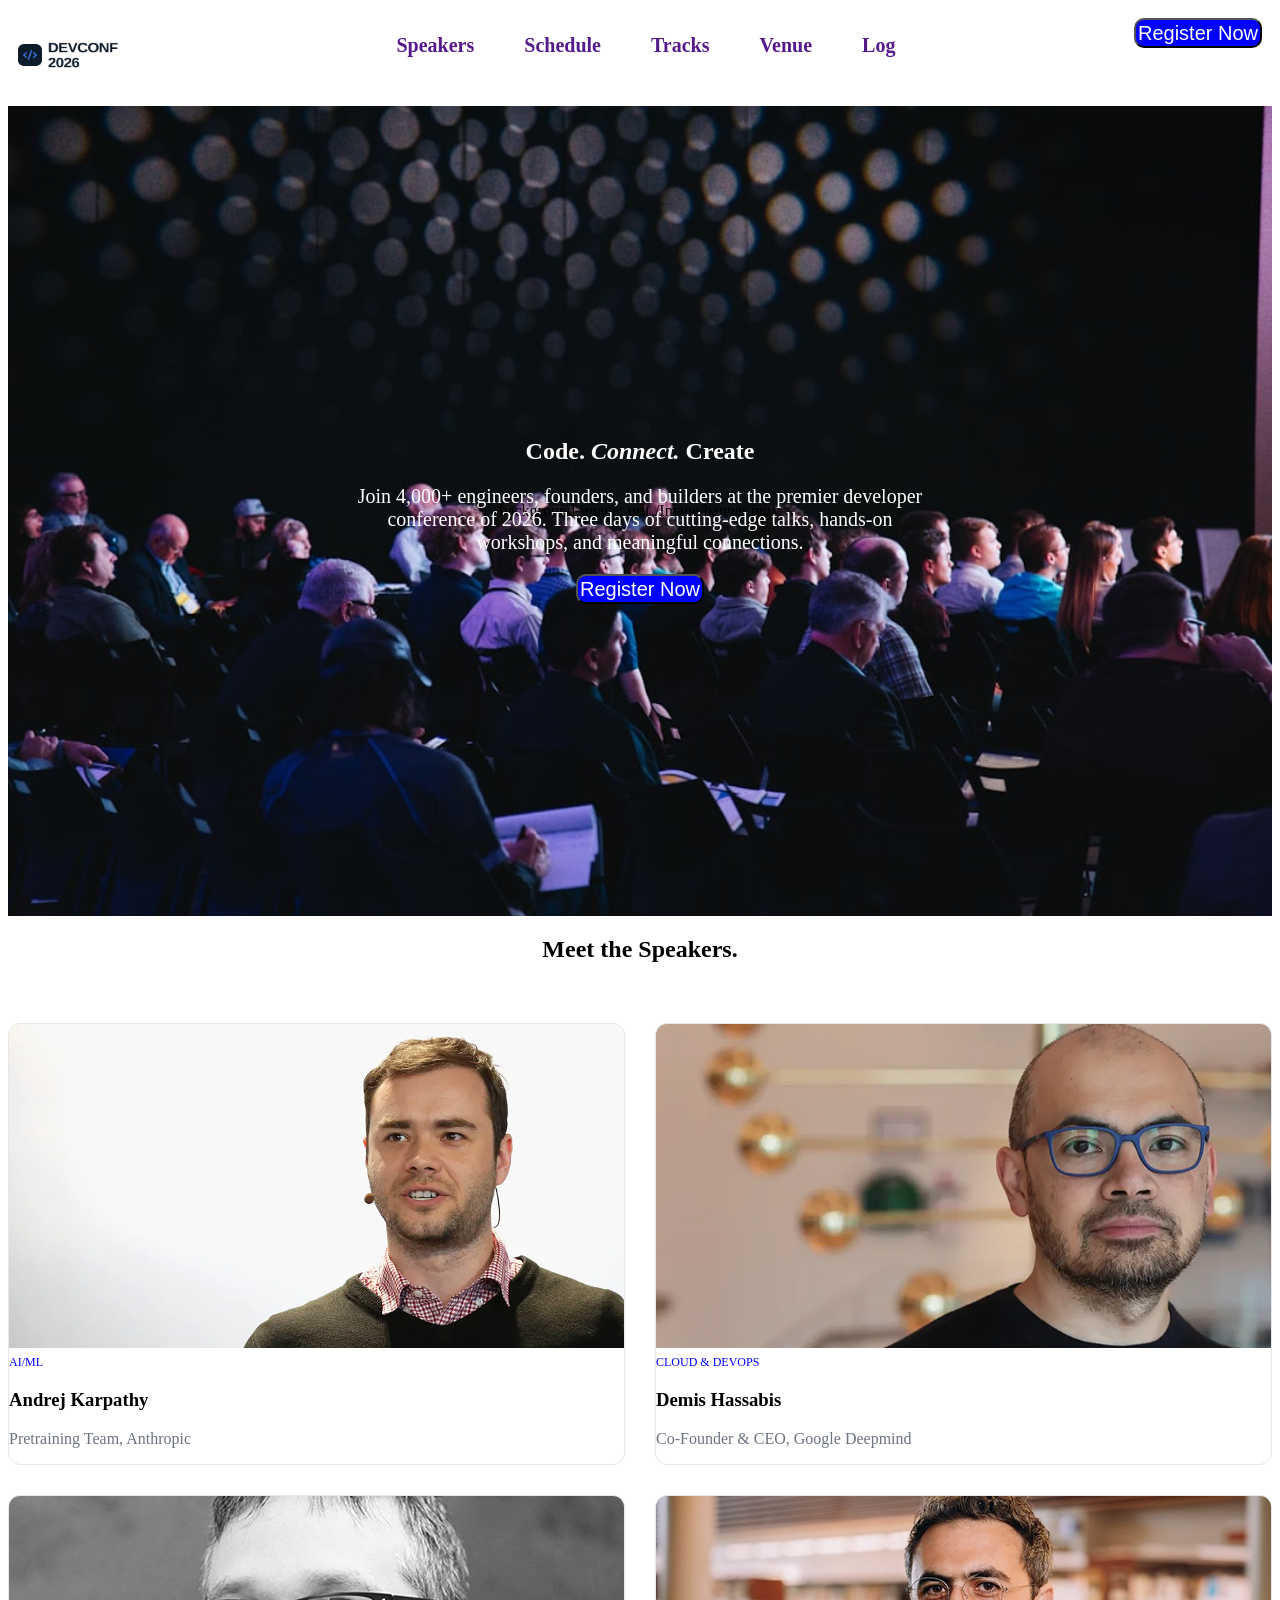
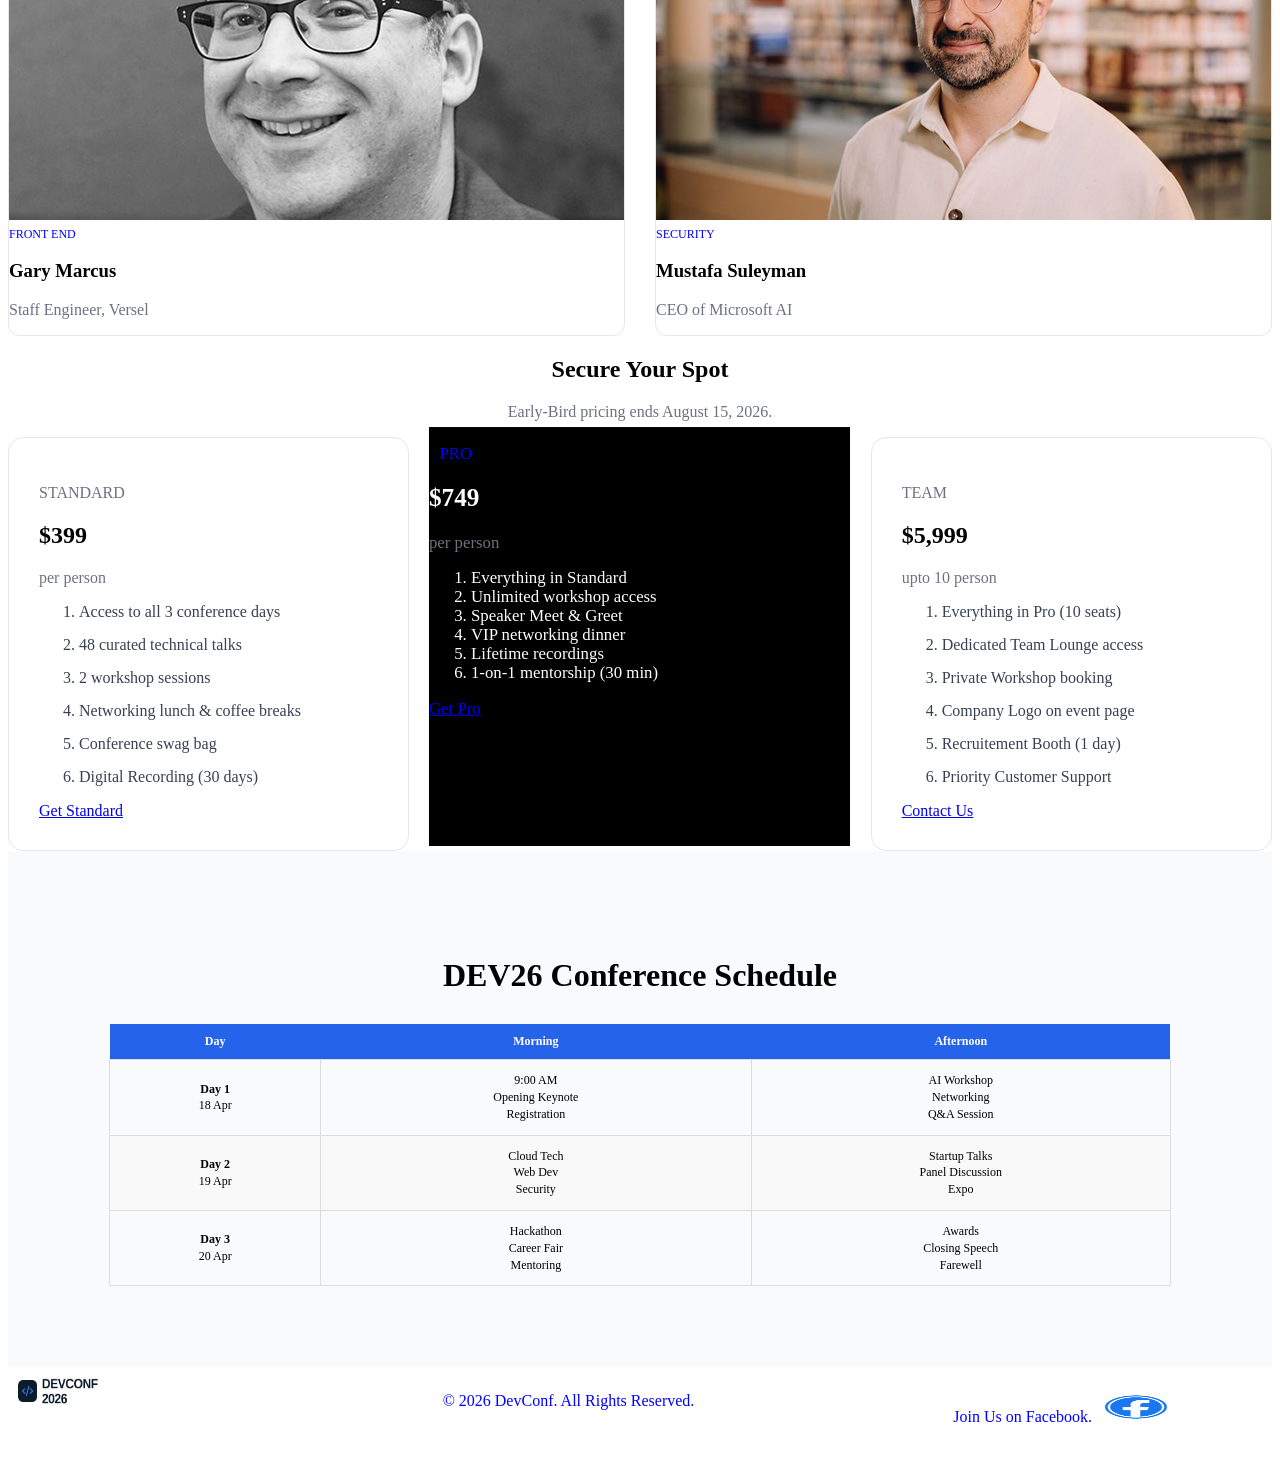
<file: index.html>
<!DOCTYPE html>
<html lang="en">
<head>
    <meta charset="UTF-8">
    <meta name="viewport" content="width=device-width, initial-scale=1.0">
    <title>Development Conference 2026</title>
    <link rel="preconnect" href="https://fonts.googleapis.com">
<link rel="preconnect" href="https://fonts.gstatic.com" crossorigin>
<link href="https://fonts.googleapis.com/css2?family=Open+Sans:ital,wght@0,300..800;1,300..800&display=swap" rel="stylesheet">
    
<link rel="stylesheet" href="./style.css">
</head>


<body>
    <!--Navbar Section -->
    <header>
        <div class="navbar">
            <nav>
                <h5><img src="./Image/logo.png" alt "logo"></h5>
                <ul>
                    <li><a href="">Speakers</a></li>
                    <li><a href="">Schedule</a></li>
                    <li><a href="">Tracks</a></li>
                    <li><a href="">Venue</a></li>
                    <li><a href="">Log</a></li>
                </ul>
                <button>Register Now</button>
            </nav>
        </div>
    </header>

    <!--Navbar section ends-->

</section>

<!-- Banner (Hero Section)-->

     <section class="banner">
        background-image: url(./Image/banner.jpg);
               <div class="banner-content">
            <h1>Code. <i> Connect.</i> Create</h1>
            <p class="paragraph-content">
                Join 4,000+ engineers, founders, and builders at the premier developer
                conference of 2026. Three days of cutting-edge talks, hands-on workshops, 
                and meaningful connections.</p>               
                <button>Register Now</button>
            
        </div>
    </section>

     <!-- Banner (Hero Section) Ends-->


<!-- Speaker Section-->
<section>
    <div>
        <h1 class="meet">Meet the Speakers.</h2>
        <div class="speaker-grid">
        
            <!--Speaker 1-->                
                <div class="speaker-column">
                    <img src="./Image/andrej.png" alt="Speaker1">
                    <div class="speaker-info">
                        <small>AI/ML</small>
                        <h3>Andrej Karpathy</h3>
                        <p>Pretraining Team, Anthropic</p>
                    </div>
                </div>

 <!--Speaker 2-->                
                <div class="speaker-column">
                    <img src="./Image/demis.png" alt="Speaker2">
                    <div class="speaker-info">
                        <small>CLOUD & DEVOPS</small>
                        <h3>Demis Hassabis</h3>
                        <p>Co-Founder & CEO, Google Deepmind</p>
                    </div>
                </div>

<!--Speaker 3-->                
                <div class="speaker-column">
                    <img src="./Image/gary.png" alt="Speaker3">
                    <div class="speaker-info">
                        <small>FRONT END</small>
                        <h3>Gary Marcus</h3>
                            <p>Staff Engineer, Versel</p>
                    </div>
                </div>
        <!--Speaker 4-->                
                <div class="speaker-column">
                    <img src="./Image/mustafa.png" alt="Speaker4">
                    <div class="speaker-info">
                        <small>SECURITY</small>
                        <h3>Mustafa Suleyman</h3>
                            <p>CEO of Microsoft AI</p>
                    </div>
                </div>


      </div>
    </div>
</section>
<!-- Speaker Section Ends-->

<!-- Pricing Section-->

<section>
    <div>
        <h1 class="center"> Secure Your Spot</h1>
        <p class="center-s">Early-Bird pricing ends August 15, 2026.</p>

            <div class="price-grid">

                <!-- Standard -->

                <div class="price-card">
                    <p><span class="highlight">STANDARD</span></p>
                    <h2>$399</h2>
                    <p><span class="highlight">per person</span>  </p>
                    <ol>
                        <li>Access to all 3 conference days</li>
                        <li>48 curated technical talks</li>
                        <li>2 workshop sessions</li>
                        <li>Networking lunch & coffee breaks</li>
                        <li>Conference swag bag</li>
                      <li>Digital Recording (30 days)</li>

                      </ol>

                    <a href="#"> Get Standard</a>

                </div>

  <!-- Pro -->

                <div class="back-black"> 
                     <p><span class="highlight-blue">PRO</span></p>
                    <h2>$749</h2>
                    <p><span class="highlight">per person</span>  </p>
                    
                    <ol>
                        <li>Everything in Standard</li>
                        <li>Unlimited workshop access</li>
                        <li>Speaker Meet & Greet</li>
                        <li>VIP networking dinner</li>
                        <li>Lifetime recordings</li>
                         <li>1-on-1 mentorship (30 min)</li>
                    </ol>
                    <a href="#"> Get Pro</a>

                </div>
<!-- TEAM-->

                <div class="price-card">
                     <p><span class="highlight">TEAM</span></p>
                    <h2>$5,999</h2>
                    <p><span class="highlight">upto 10 person</span>  </p>
                <ol>
                        <li>Everything in Pro (10 seats)</li>
                        <li>Dedicated Team Lounge access</li>
                        <li>Private Workshop booking</li>
                        <li>Company Logo on event page</li>
                         <li>Recruitement Booth (1 day)</li>
                        <li>Priority Customer Support</li>
                    </ol>               
                    <a href="#"> Contact Us</a>
                </div>

    </div>
</section>
<!-- Pricing Section-->

<!----Creative Section-->
<!-- ======================
      DEV26 Schedule
====================== -->

<section class="schedule" id="schedule">

    <div class="container">

        <h2>DEV26 Conference Schedule</h2>

        <table class="schedule-table">

            <thead>
                <tr>
                    <th>Day</th>
                    <th>Morning</th>
                    <th>Afternoon</th>
                </tr>
            </thead>

            <tbody>

                <tr>
                    <td><strong>Day 1</strong><br>18 Apr</td>
                    <td>
                        9:00 AM<br>
                        Opening Keynote<br>
                        Registration
                    </td>
                    <td>
                        AI Workshop<br>
                        Networking<br>
                        Q&A Session
                    </td>
                </tr>

                <tr>
                    <td><strong>Day 2</strong><br>19 Apr</td>
                    <td>
                        Cloud Tech<br>
                        Web Dev<br>
                        Security
                    </td>
                    <td>
                        Startup Talks<br>
                        Panel Discussion<br>
                        Expo
                    </td>
                </tr>

                <tr>
                    <td><strong>Day 3</strong><br>20 Apr</td>
                    <td>
                        Hackathon<br>
                        Career Fair<br>
                        Mentoring
                    </td>
                    <td>
                        Awards<br>
                        Closing Speech<br>
                        Farewell
                    </td>
                </tr>

            </tbody>

        </table>

    </div>

</section>
<!---Creative Section ends-->


<!---Footer-->
<footer class="footer-design">
       
    <div>
        <img src="./Image/logo.png" alt=" logo">
    </div>
    
    <div>
            <p>
                © 2026 DevConf. All Rights Reserved.
            </p>
</div>
<div>
    <p class="footer-p">Join Us on Facebook.    
    <img src="./Image/logo2.png" alt=" FB">
    </p>
    </div>
</footer>

<!---Footer Ends here-->
</body>
</html>
</file>
<file: style.css>
nav {
  background-color: #ffffff;
  display: flex;
  justify-content: space-between;
  padding: 10px 10px;
}

.navbar h5 img {
  width: 100px;
  height: 30px;
}

ul {
  display: flex;
  justify-content: space-around;
  color: #000000;
  background-color: #ffffff;
  list-style: none;
  gap: 50px;
}

ul li a {
  text-decoration: none;
  font-weight: bold;
  font-size: 20px;
}
button {
  height: 30px;
  background-color: blue;
  color: white;
  border-radius: 10px;
  font-size: 20px;
  padding: 2px 2px 2px 2px;
}
.banner {
  background-image: url(./Image/banner.jpg);
  background-size: cover;
  background-repeat: no-repeat;
  justify-content: center;
  align-items: center;
  height: 90vh;
  width: 100%;
  position: relative;
  display: flex;
  text-align: center;
}
.banner-content {
  justify-content: center;
  align-items: center;
  color: white;
  position: absolute;
}
.paragraph-content {
  font-size: 20px;
  color: white;
  text-align: center;
  position: relative;
  max-width: 600px;
  z-index: 1;
}

.speaker-grid {
  margin-top: 60px;
  display: grid;
  grid-template-columns: repeat(2, 1fr);
  gap: 30px;
}
.meet {
  display: flex;
  justify-content: center;
  font-style: bold;
}

.speaker-column {
  border: 1px solid #e5e7eb;
  border-radius: 12px;
  overflow: hidden;
  transition: 0.3s;
}
small {
  font-size: 12px;
  color: blue;
}
speaker-info {
  padding: 25px;
}
.speaker-info p {
  color: #6b7280;
}

.price-grid {
  display: grid;
  grid-template-columns: repeat(3, 1fr);
  gap: 30px;
}
.price-card {
  background: #ffffff;
  border-radius: 15px;
  padding: 30px;
  border: 1px solid #e5e7eb;
}

.price-card ul {
  margin-bottom: 30px;
}

.price-card li {
  margin-bottom: 15px;
  color: #374151;
}
.back-black {
  margin-bottom: 15px;
  background-color: black;
  color: white;
  transform: scale(1.05);
}

.center {
  text-align: center;
}
.center-s {
  text-align: center;
  color: #6b7280;
}
.highlight {
  color: #6b7280;
  text-align: left;
}
.highlight-blue {
  color: blue;
  text-align: left;
  margin: 10px;
}
.footer-design{
  display:grid;
   grid-template-columns: repeat(3, 1fr);
  gap: 30px;
  background-color: e4e6ea;;
    
    color:blue;
    justify-content: space-between;
    padding:10px;
}
.footer-design img{
  width: 80px;
  height: 30px;
}

.footer-p{
text-align: center;
text-decoration: solid;
font: size 50px;;
}

.schedule{
    padding:80px 8%;
    background:#f8fafc;
}

.schedule h2{
    text-align:center;
    margin-bottom:30px;
    font-size:2rem;
}

.schedule-table{
    width:100%;
    border-collapse:collapse;
    text-align:center;
    font-size:12px;          /* Very small font */
}

.schedule-table th{
    background:#2563eb;
    color:#fff;
    padding:10px;
}

.schedule-table td{
    border:1px solid #ddd;
    padding:12px 8px;
    line-height:1.4;
}

.schedule-table tr:nth-child(even){
    background:#f9f9f9;
}

.schedule-table tr:hover{
    background:#eef4ff;
}
</file>
